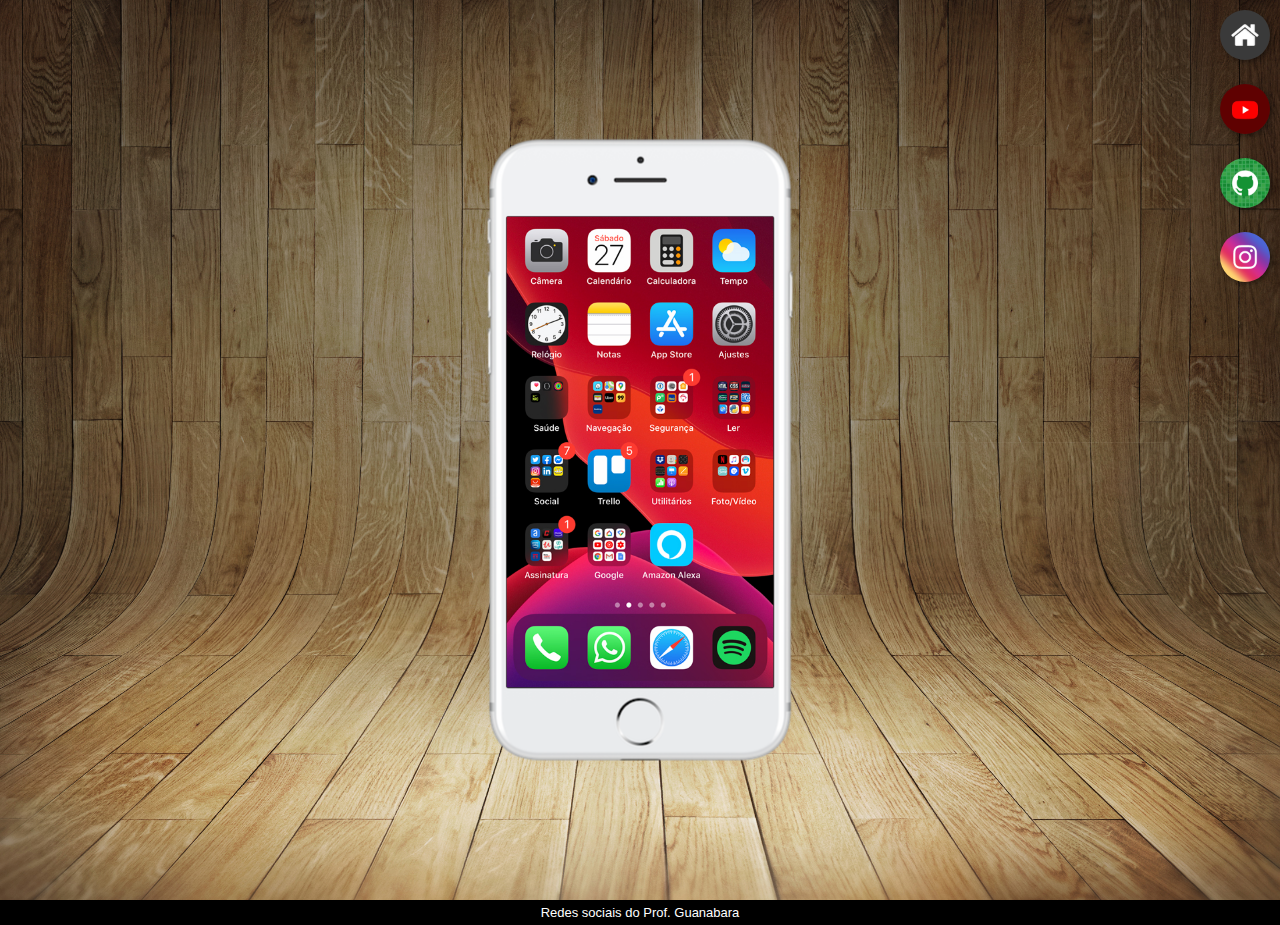
<file: index.html>
<!DOCTYPE html>
<html lang="en">
<head>
    <meta charset="UTF-8">
    <meta http-equiv="X-UA-Compatible" content="IE=edge">
    <meta name="viewport" content="width=device-width, initial-scale=1.0">
<link rel="shortcut icon" href="favicon.ico" type="image/x-icon">
    <title>Projeto Redes Sociais</title>
<link rel="stylesheet" href="estilos/style.css">
</head>
<body>
  
    <main>
        <section id="telefone">

            <iframe src="home.html" name="tela" id="tela" frameborder="0">
                Seu computador não é compatível com isso :p
            </iframe>
        </section>

        
        <!-- section para os botões -->
        <section id="redes-sociais">
            <a href="home.html" target="tela"> <img src="imagens/logo-home.jpg" alt="Home"> </a> <br>

            <a href="youtube.html" target="tela"> <img src="imagens/logo-youtube.jpg" alt="YouTube"> </a> <br>

            <a href="github.html" target="tela"> <img src="imagens/logo-github.jpg" alt="GitHub"></a> <br>

            <a href="instagram.html" target="tela"> <img src="imagens/logo-instagram.jpg" alt="Instagram"></a> <br>
            
            
    
        </section>


    </main>
<footer>
    <p>Redes sociais do Prof. Guanabara</p>
</footer>


</body>
</html>
</file>
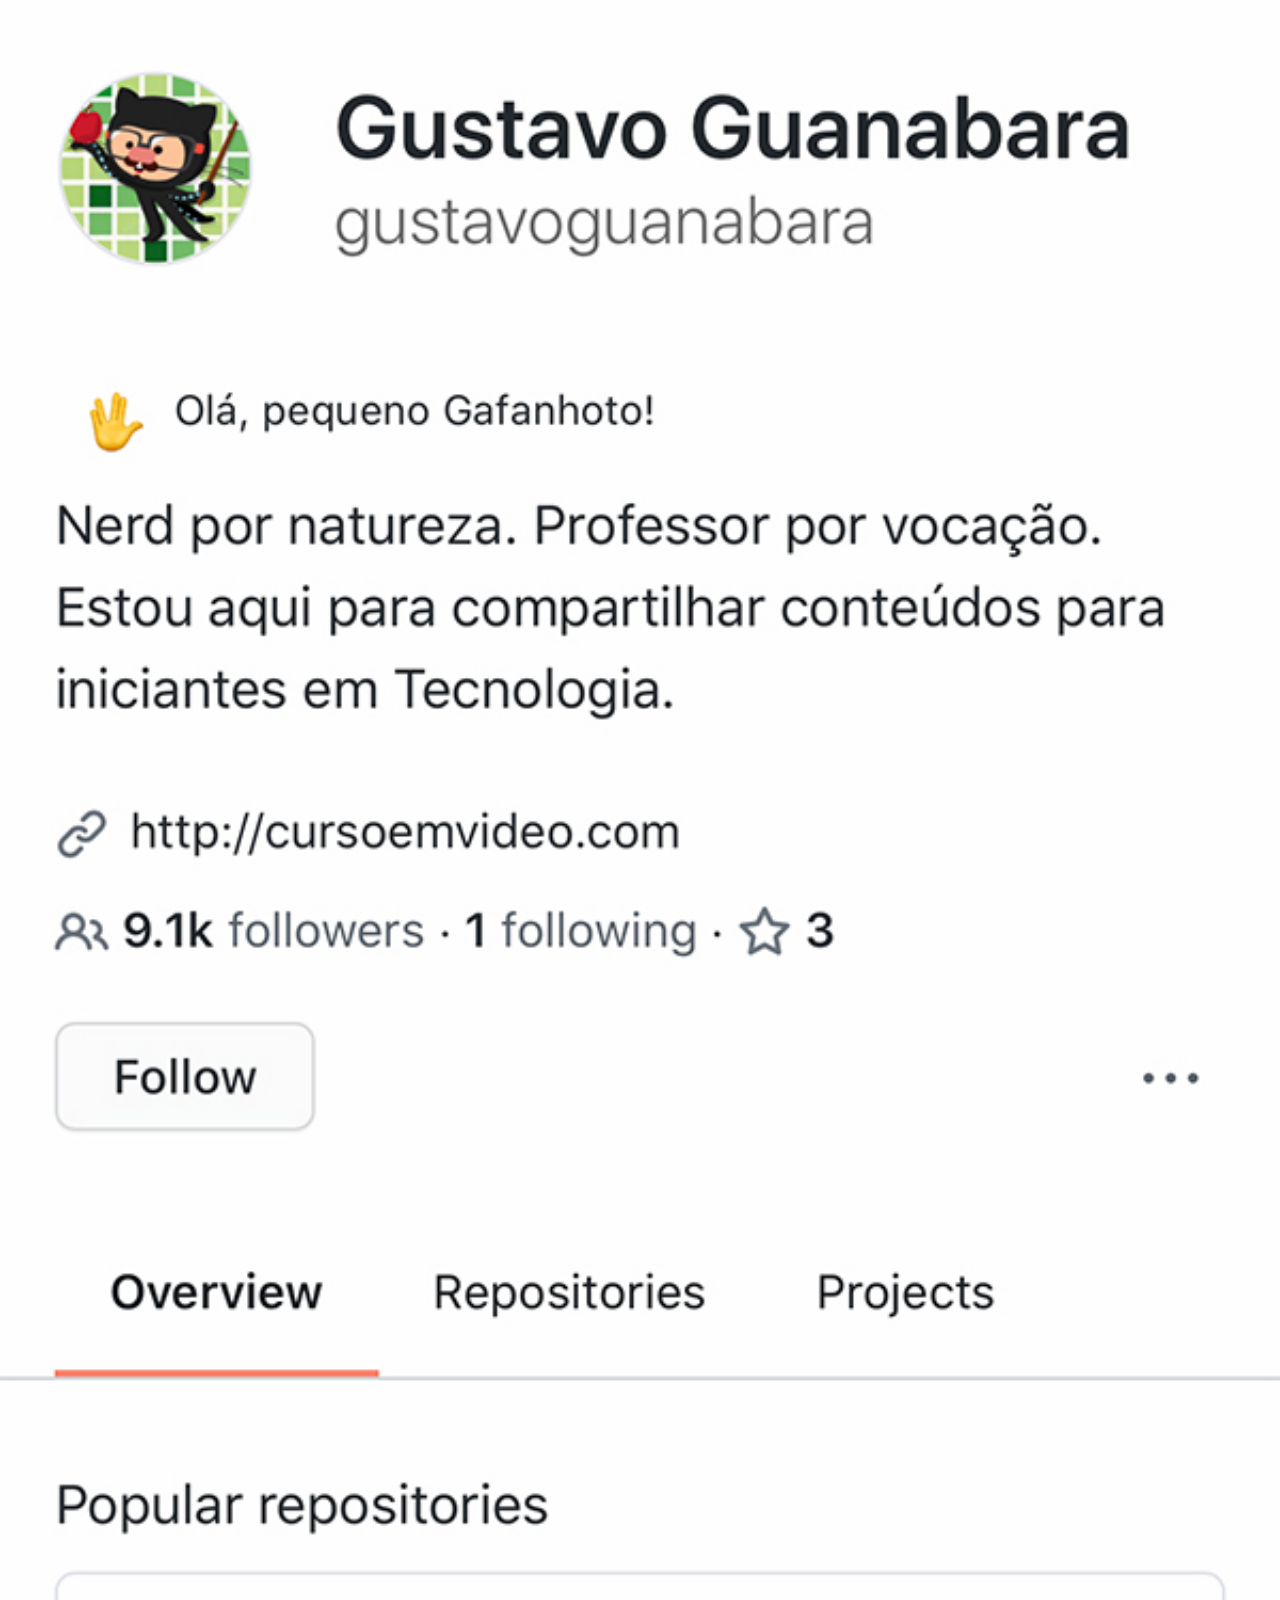
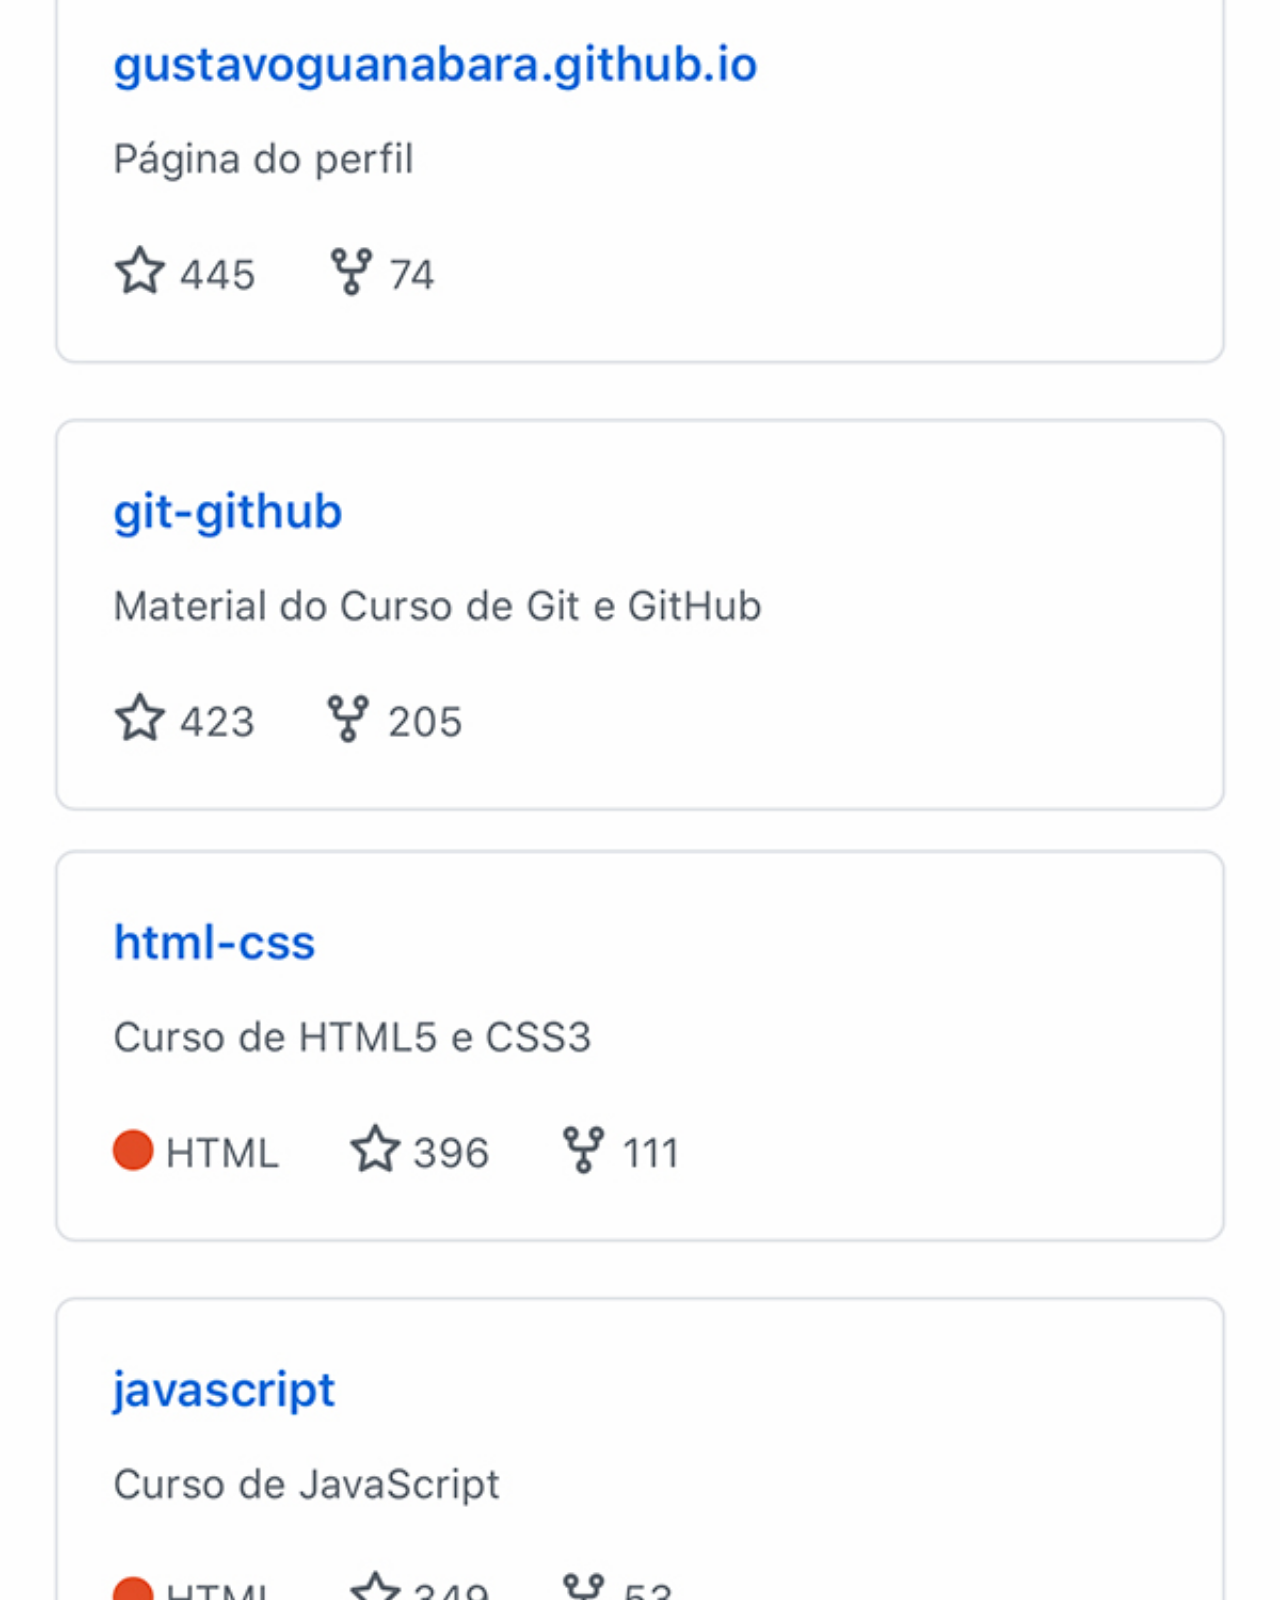
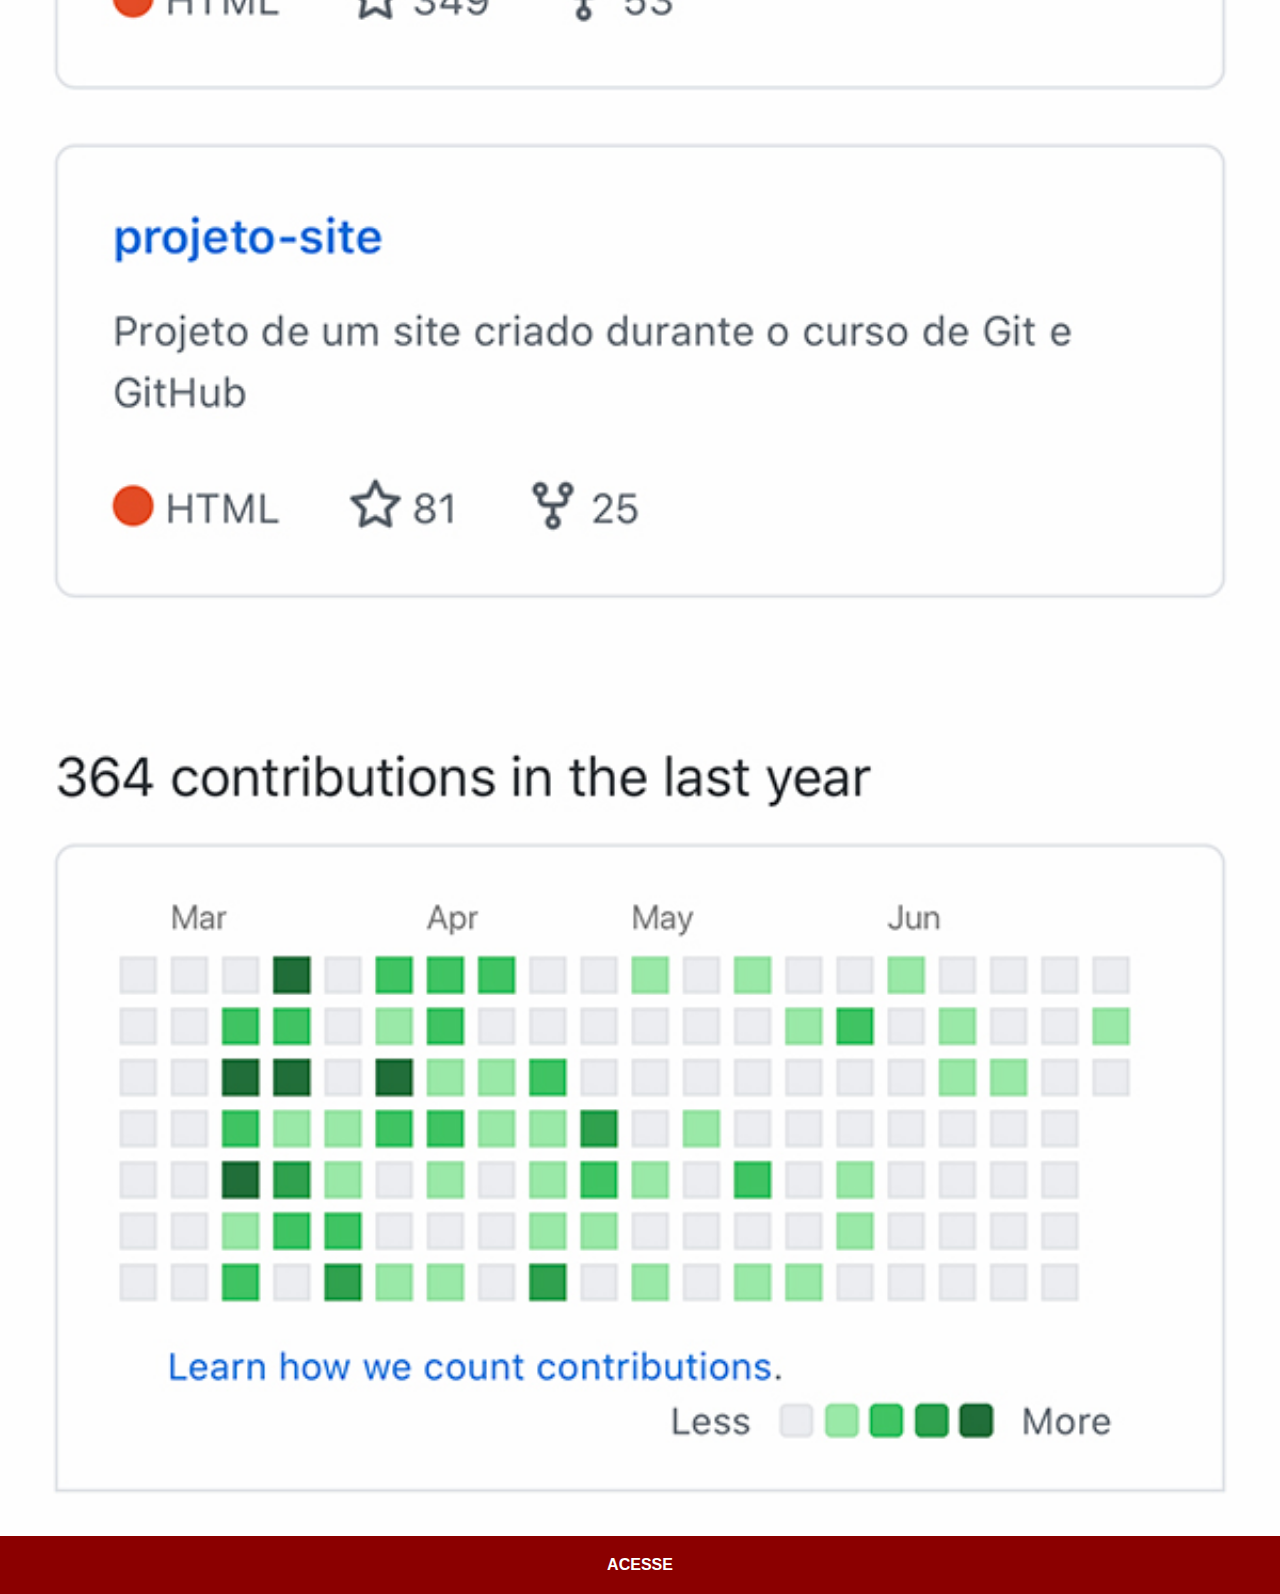
<file: github.html>
<!DOCTYPE html>
<html lang="en">
<head>
    <meta charset="UTF-8">
    <meta http-equiv="X-UA-Compatible" content="IE=edge">
    <meta name="viewport" content="width=device-width, initial-scale=1.0">
    <title>GitHub</title>
    <link rel="stylesheet" href="estilos/social.css">

</head>
<body>
    <img src="imagens/tela-github.jpg" alt="GitHub">
    <a href="https://github.com/gustavoguanabara/html-css" target="_blank">ACESSE</a>



</body>
</html>
</file>
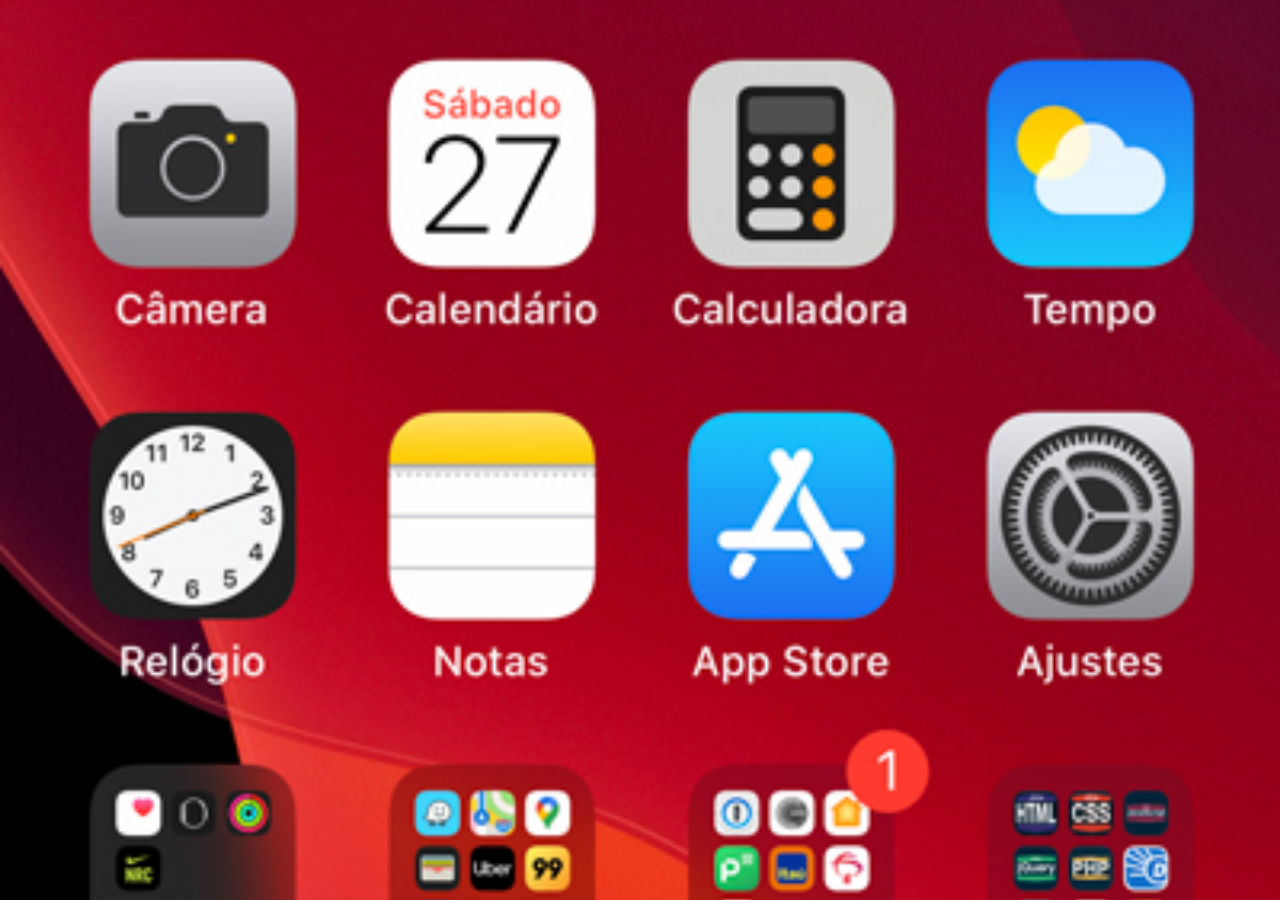
<file: home.html>
<!DOCTYPE html>
<html lang="en">
<head>
    <meta charset="UTF-8">
    <meta http-equiv="X-UA-Compatible" content="IE=edge">
    <meta name="viewport" content="width=], initial-scale=1.0">
    <title>Home</title>
</head>

<style>
*{ 
    margin: 0px;
    padding: 0%;
}

body{
    width: 100vw;
    height: 100vh;
    background: black url('imagens/tela-home.jpg') no-repeat top center;
    background-size: cover;
}


</style>


<body>
    
</body>
</html>
</file>
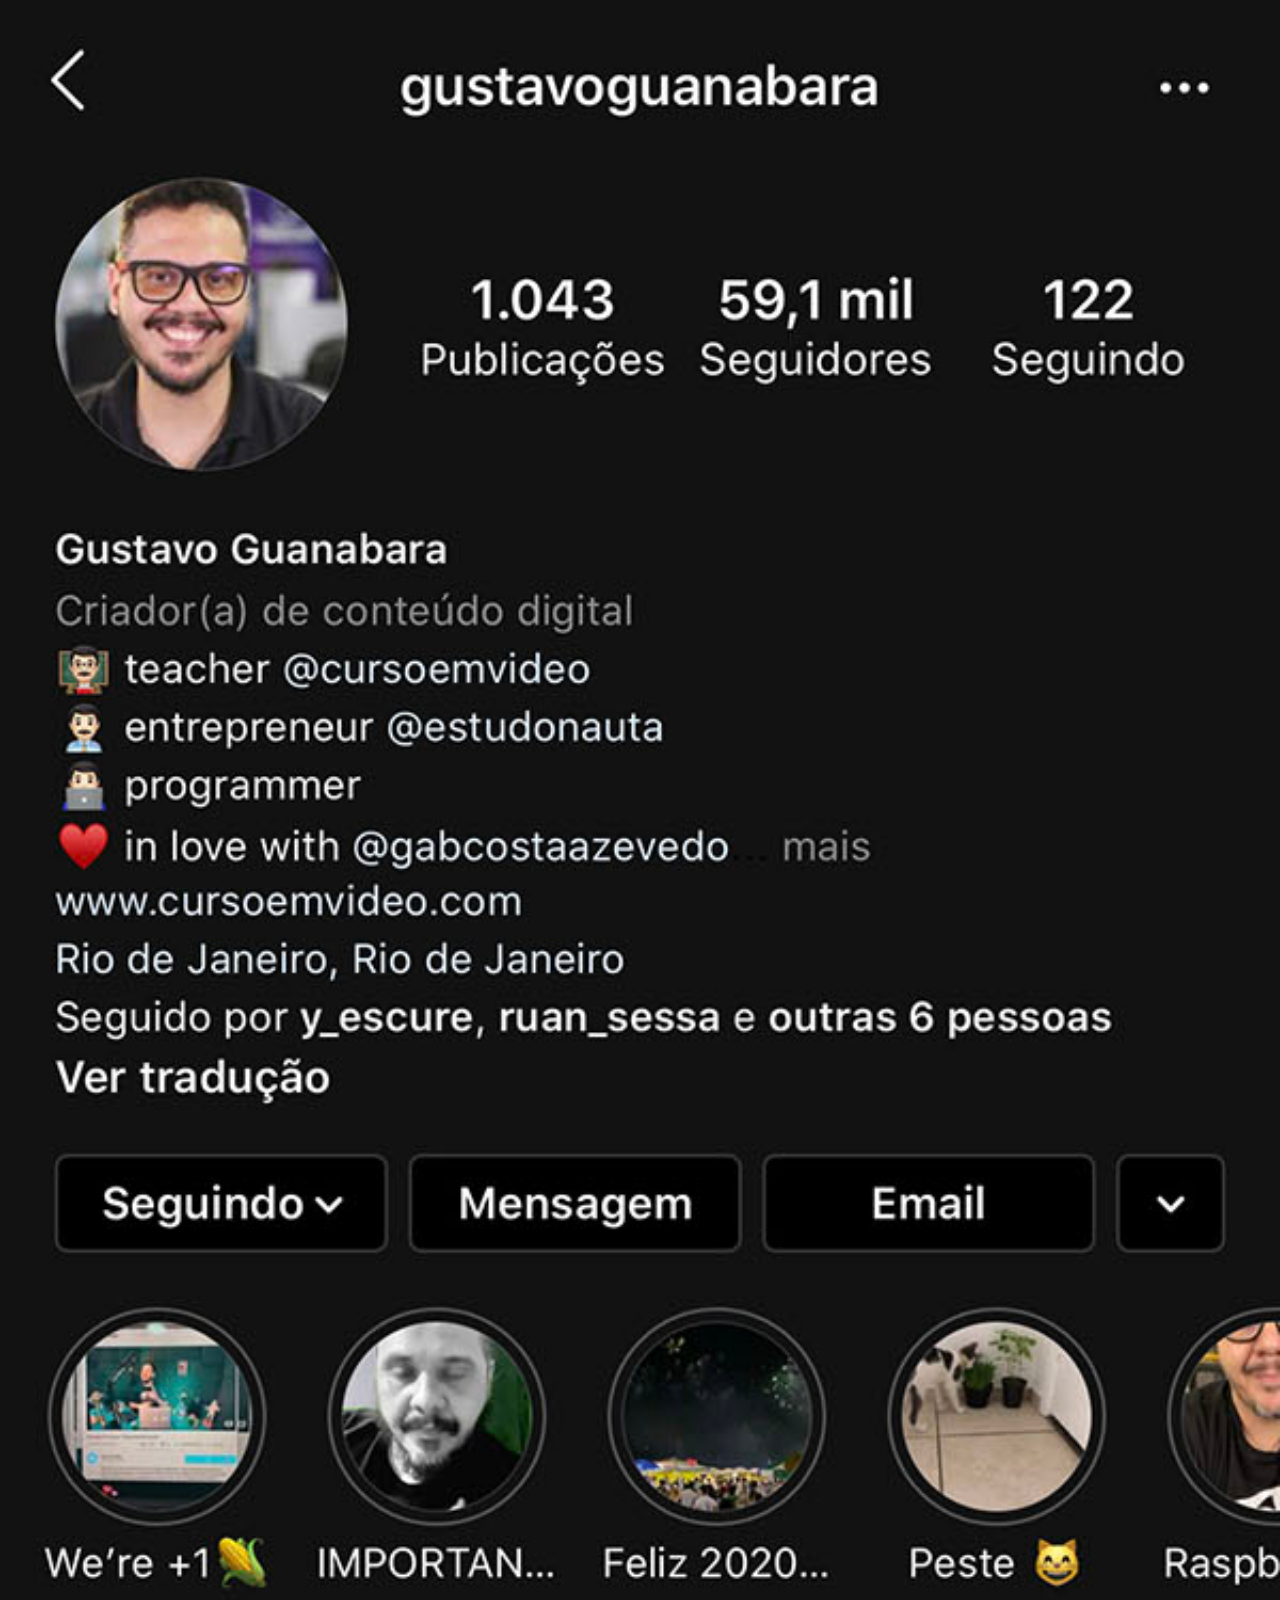
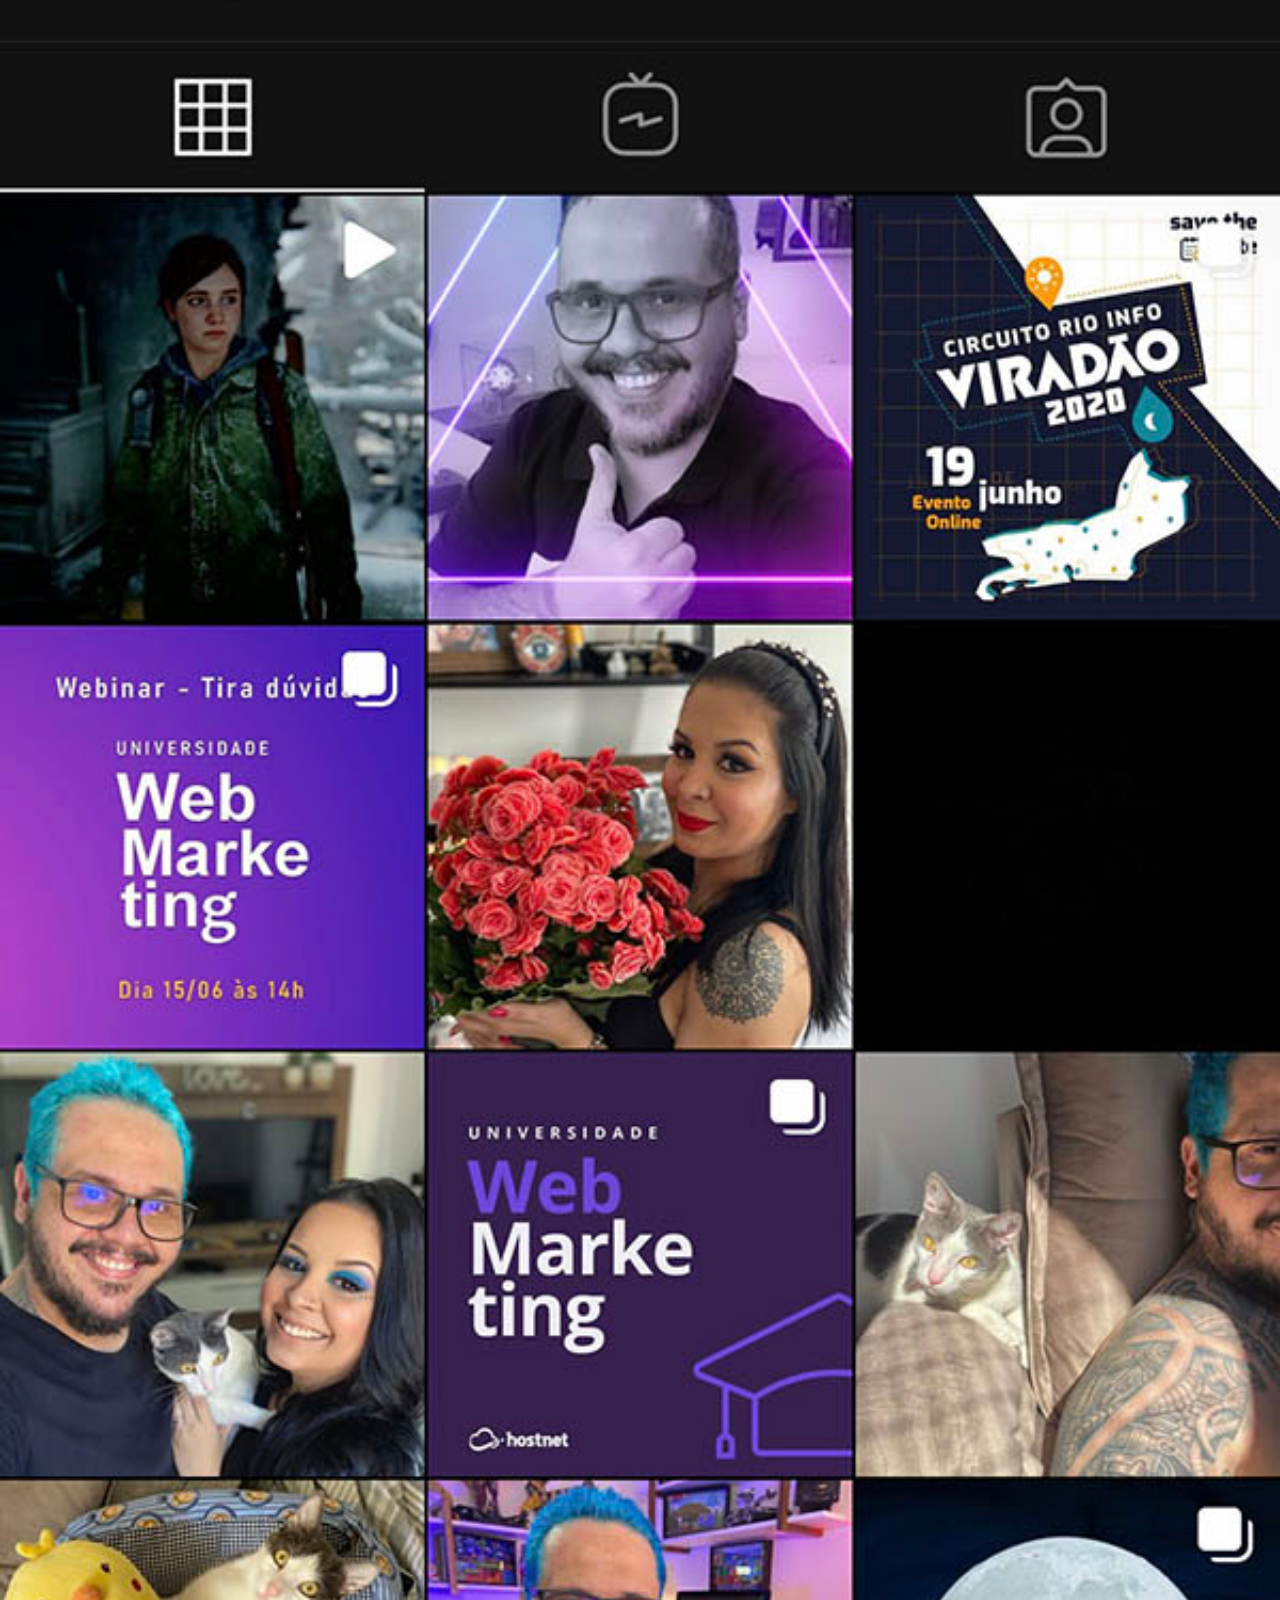
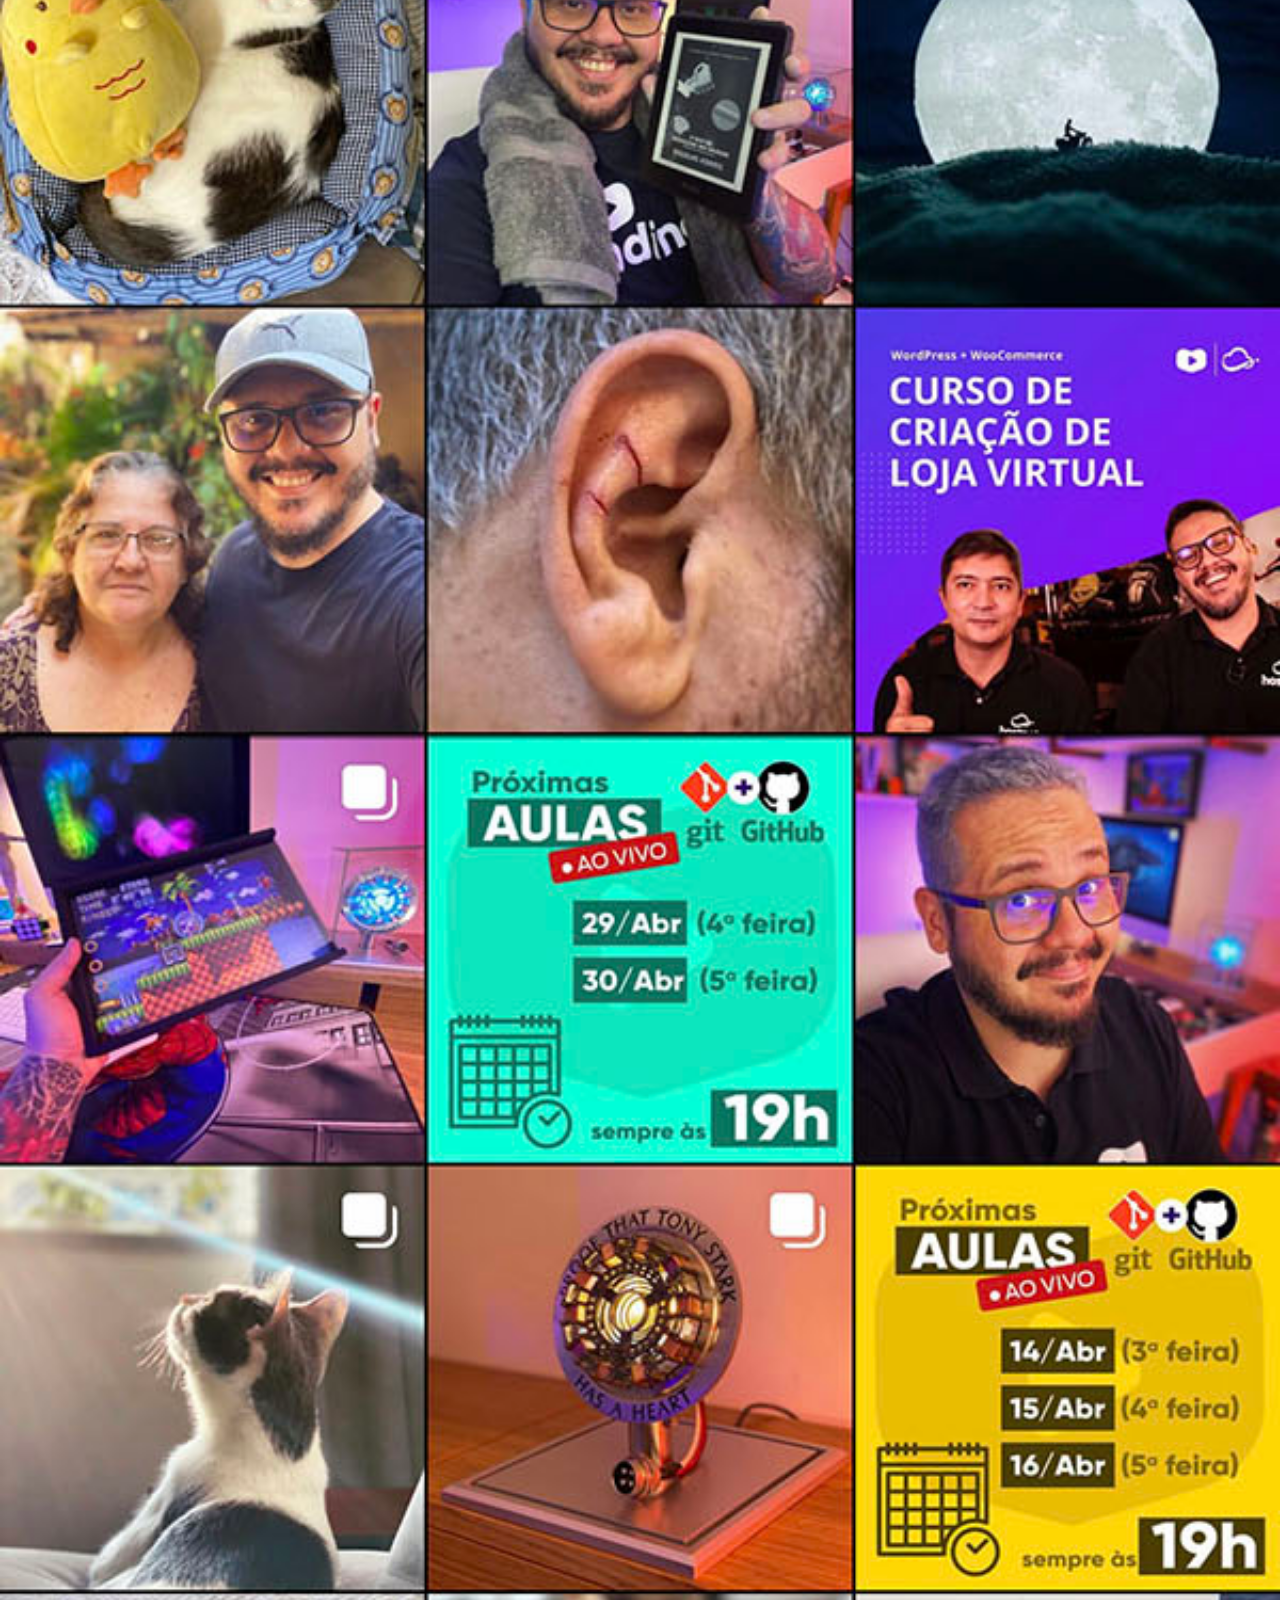
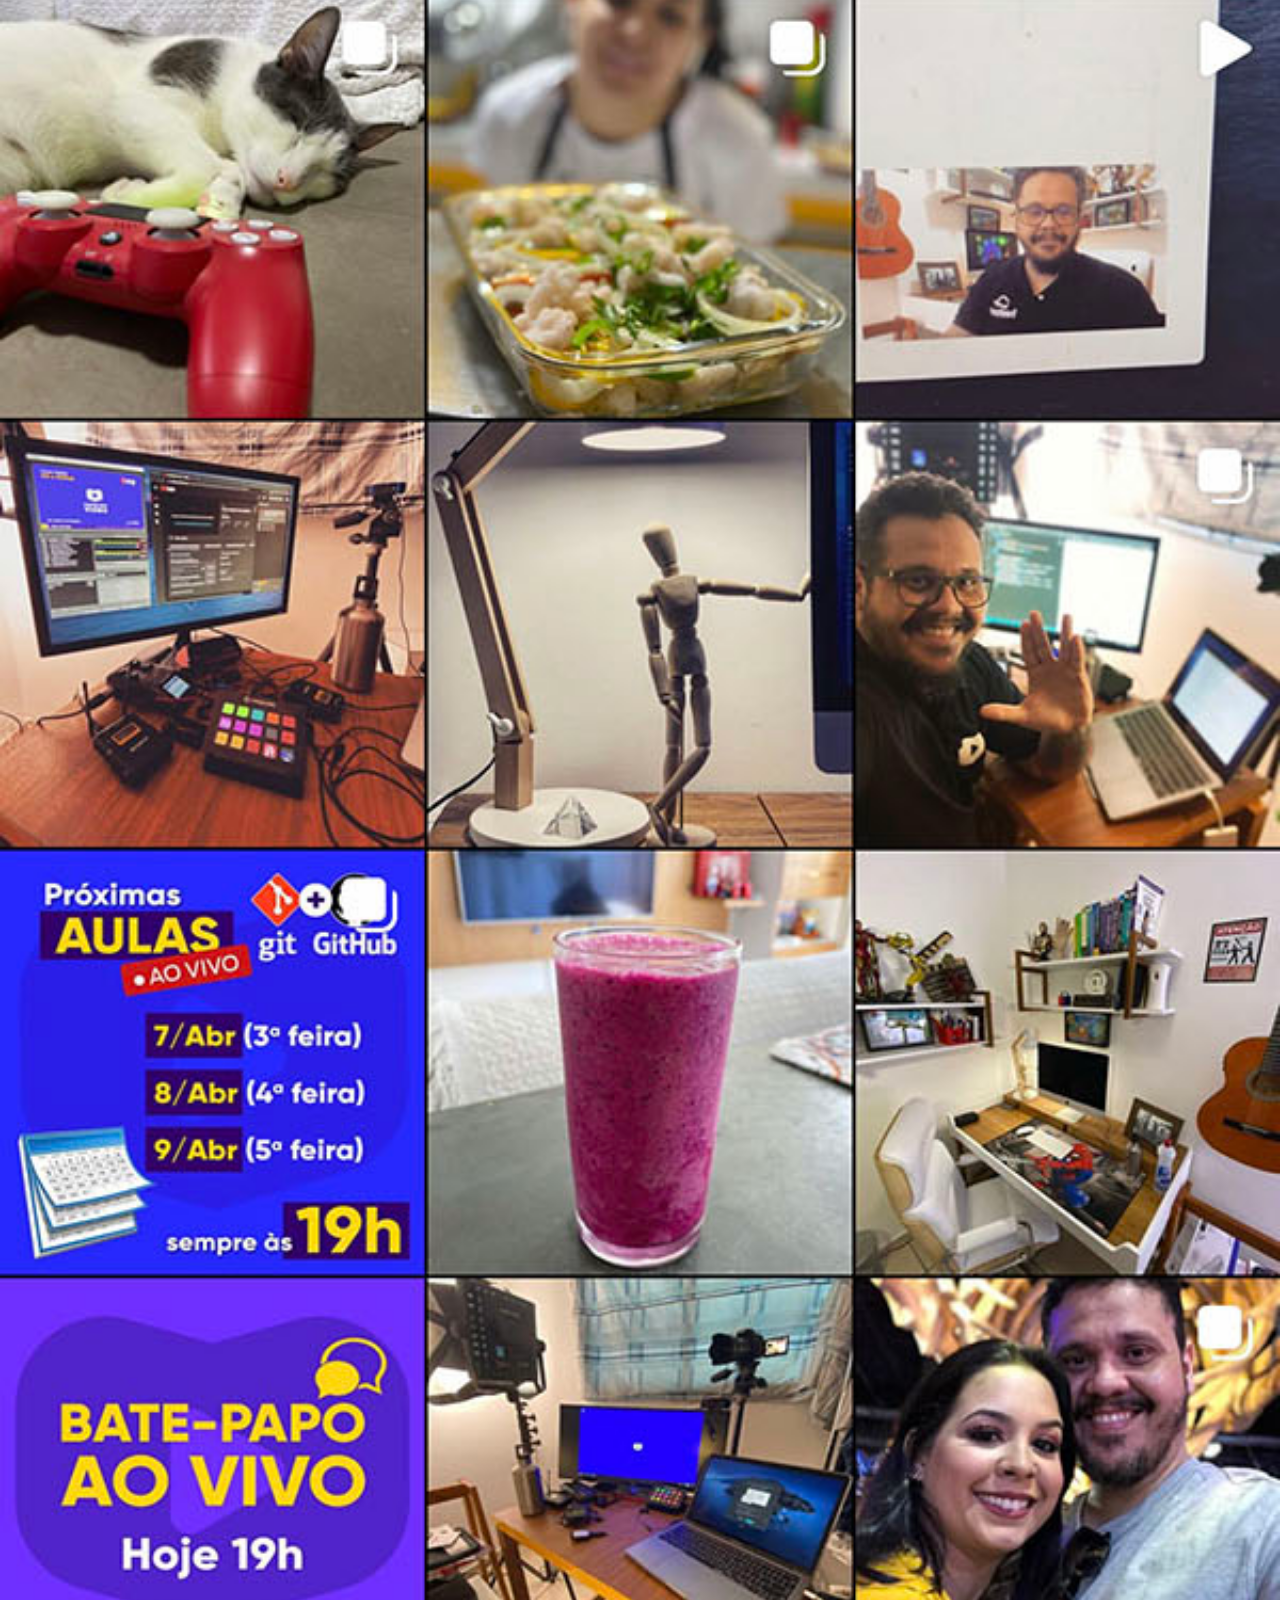
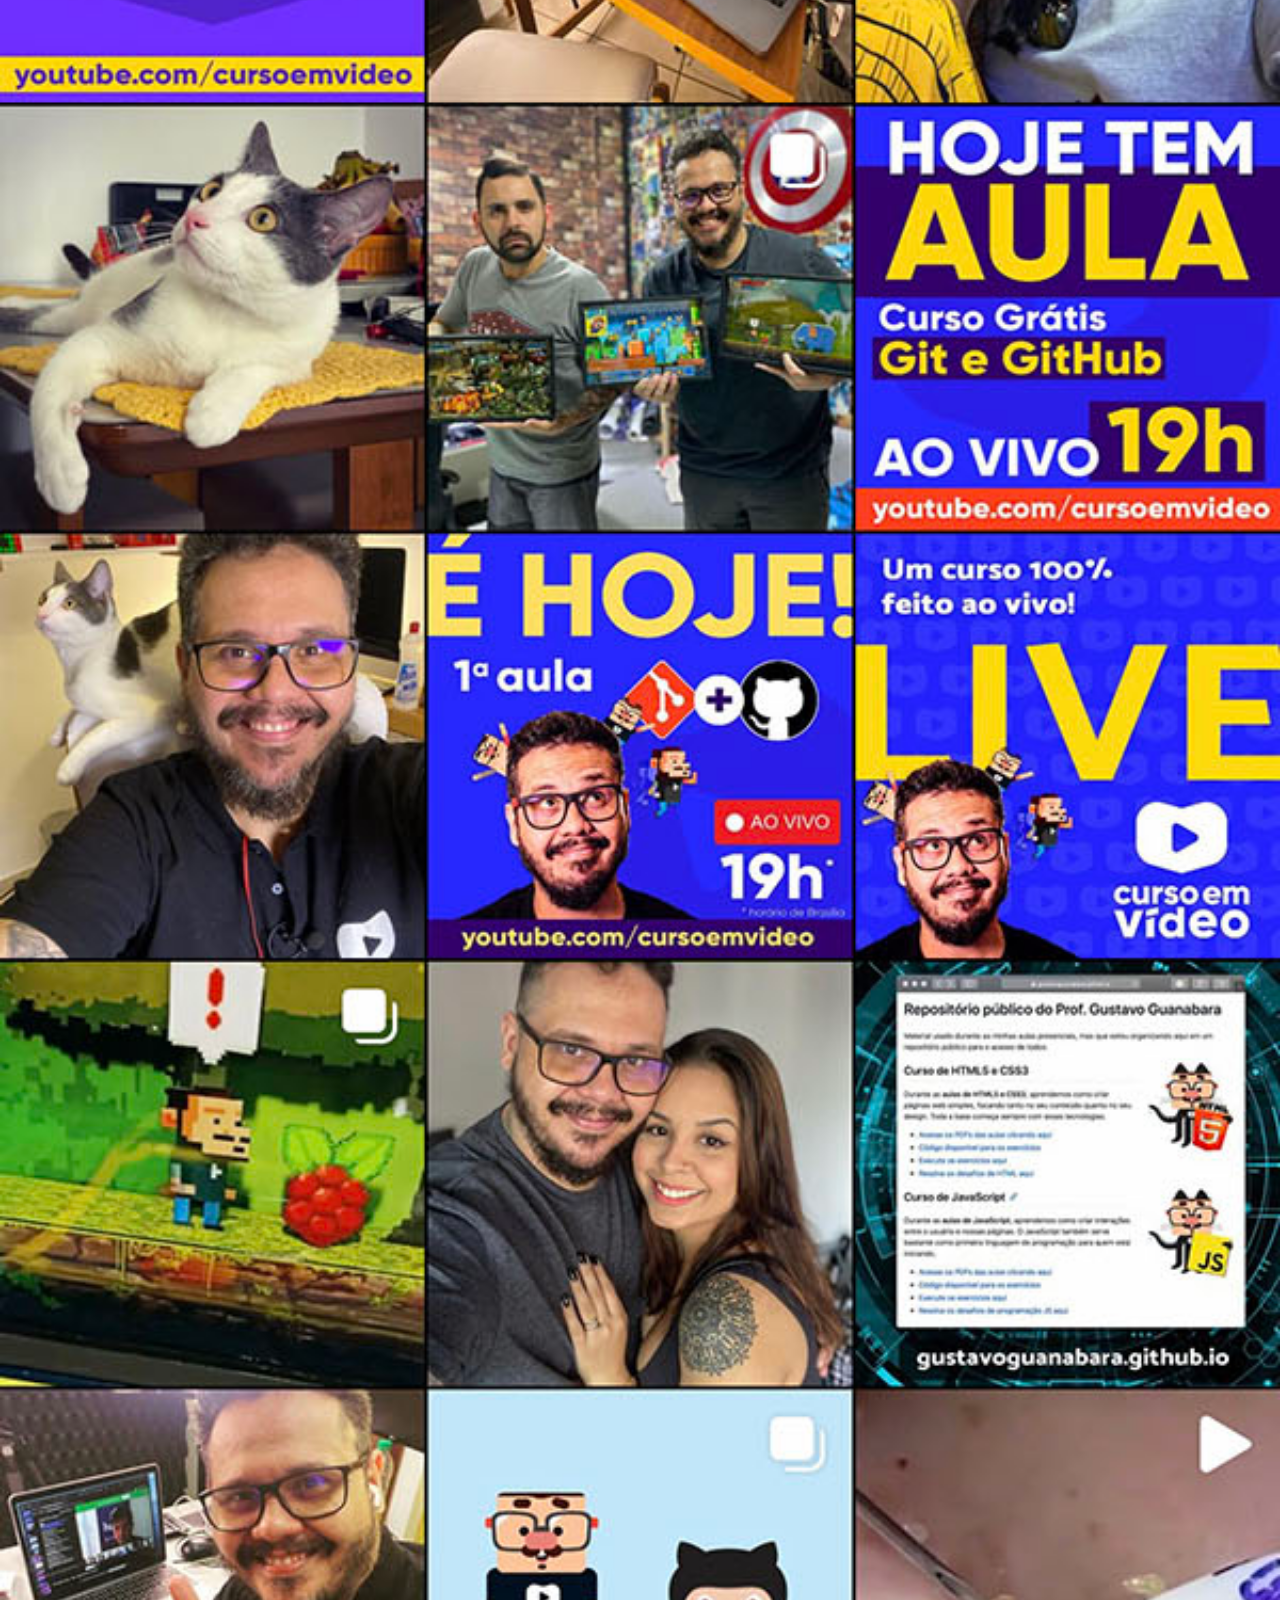
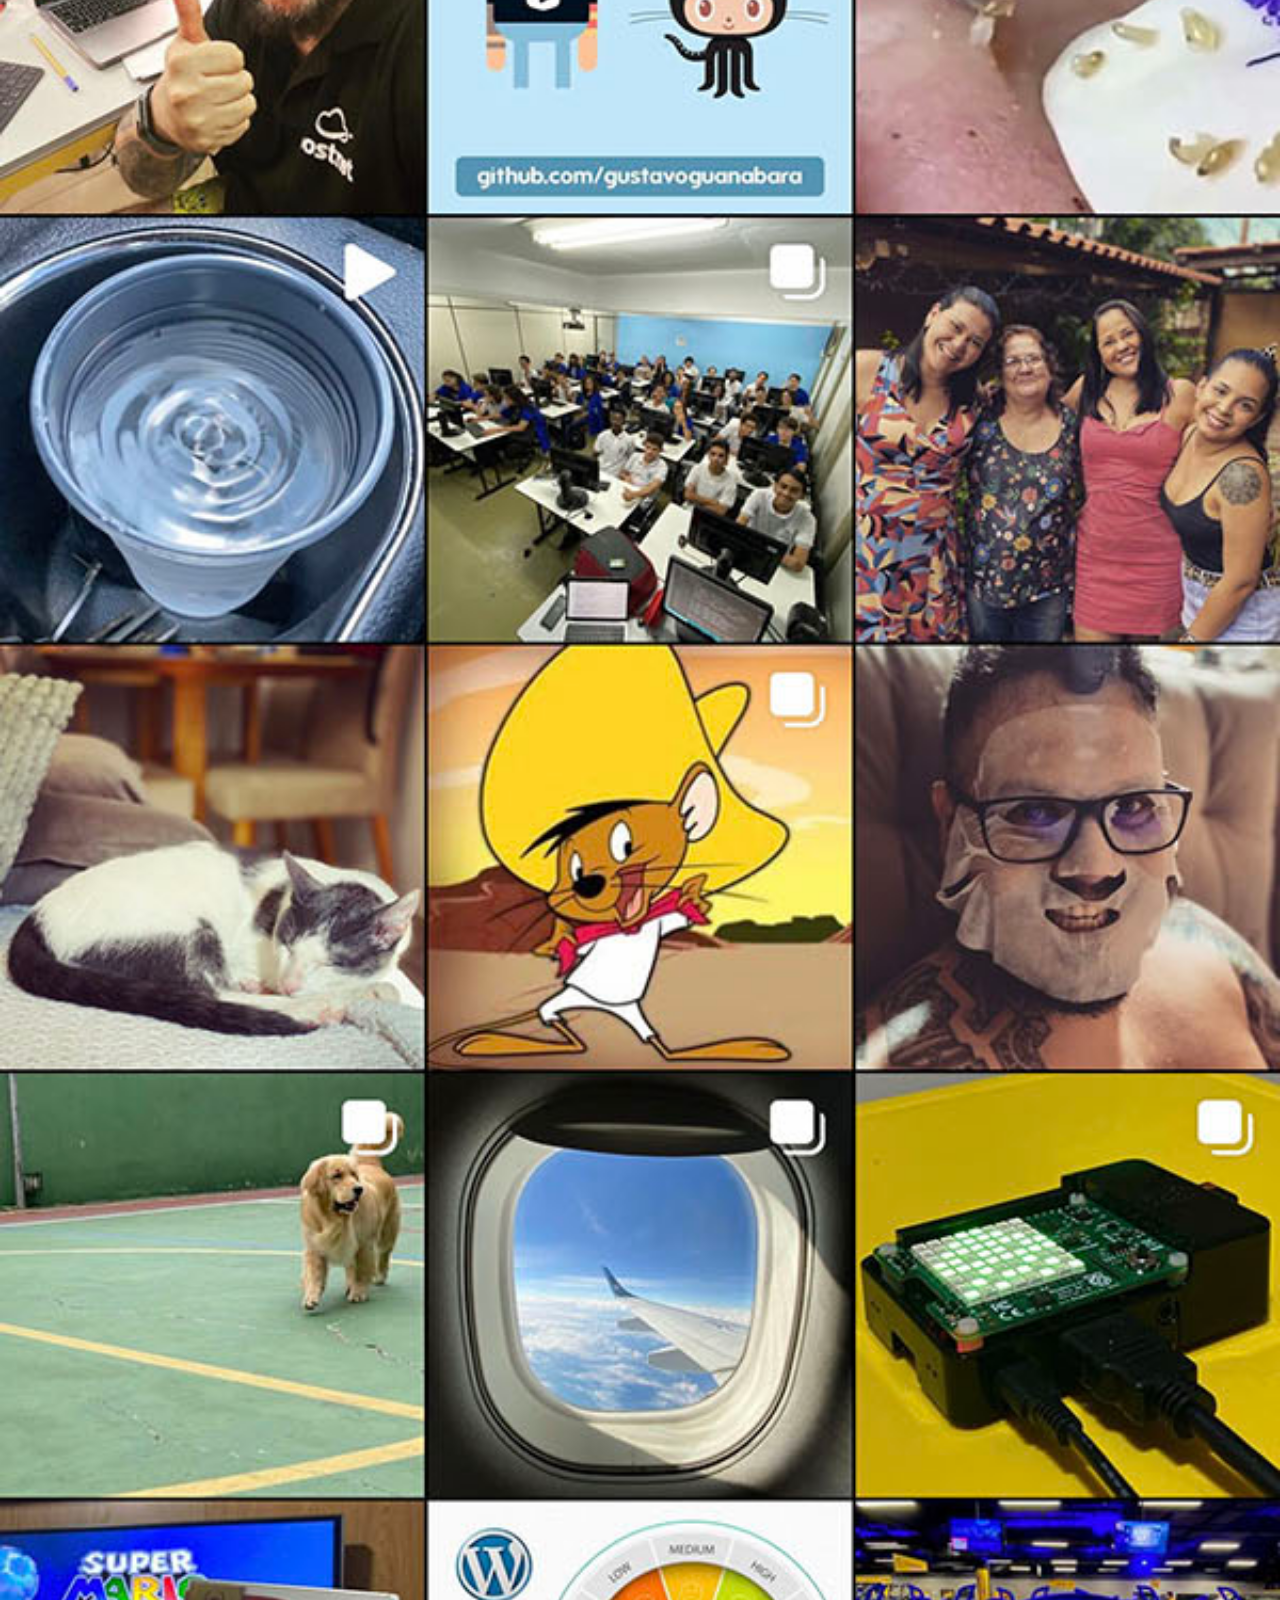
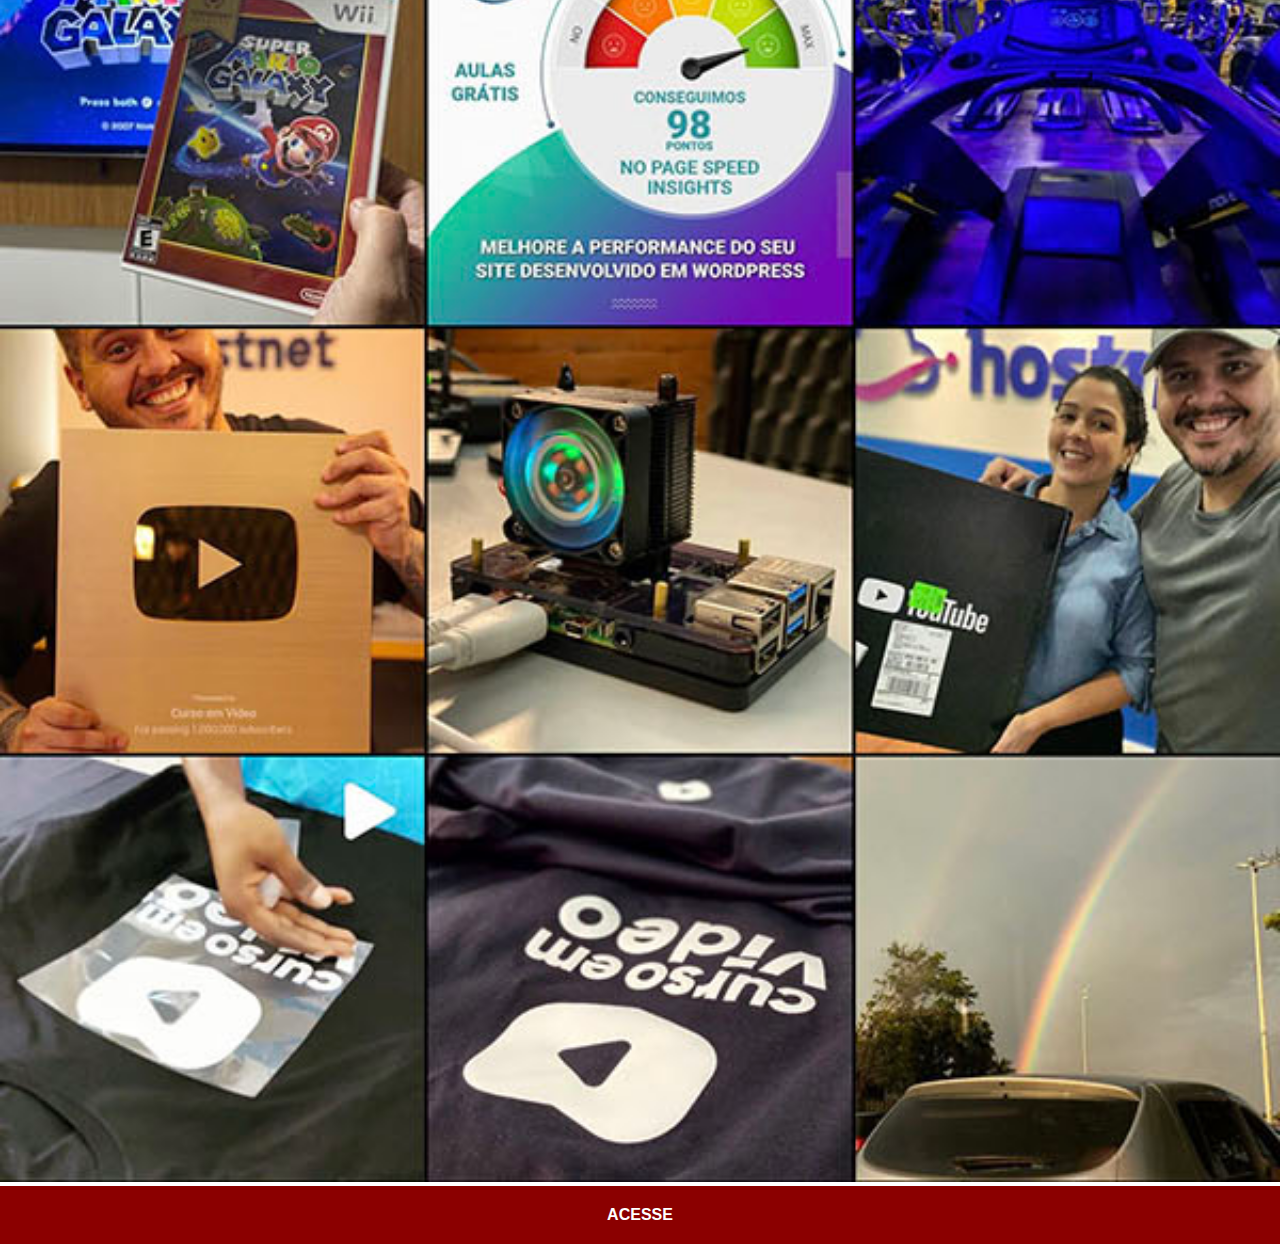
<file: instagram.html>
<!DOCTYPE html>
<html lang="en">
<head>
    <meta charset="UTF-8">
    <meta http-equiv="X-UA-Compatible" content="IE=edge">
    <meta name="viewport" content="width=], initial-scale=1.0">
    <title>Instagram</title>
    <link rel="stylesheet" href="estilos/social.css">
</head>
<body>

<img src="imagens/tela-instagram.jpg" alt="instagram">
<a href="https://www.instagram.com/lari_alvesv/" target="_blank"> ACESSE</a>


</body>
</html>
</file>
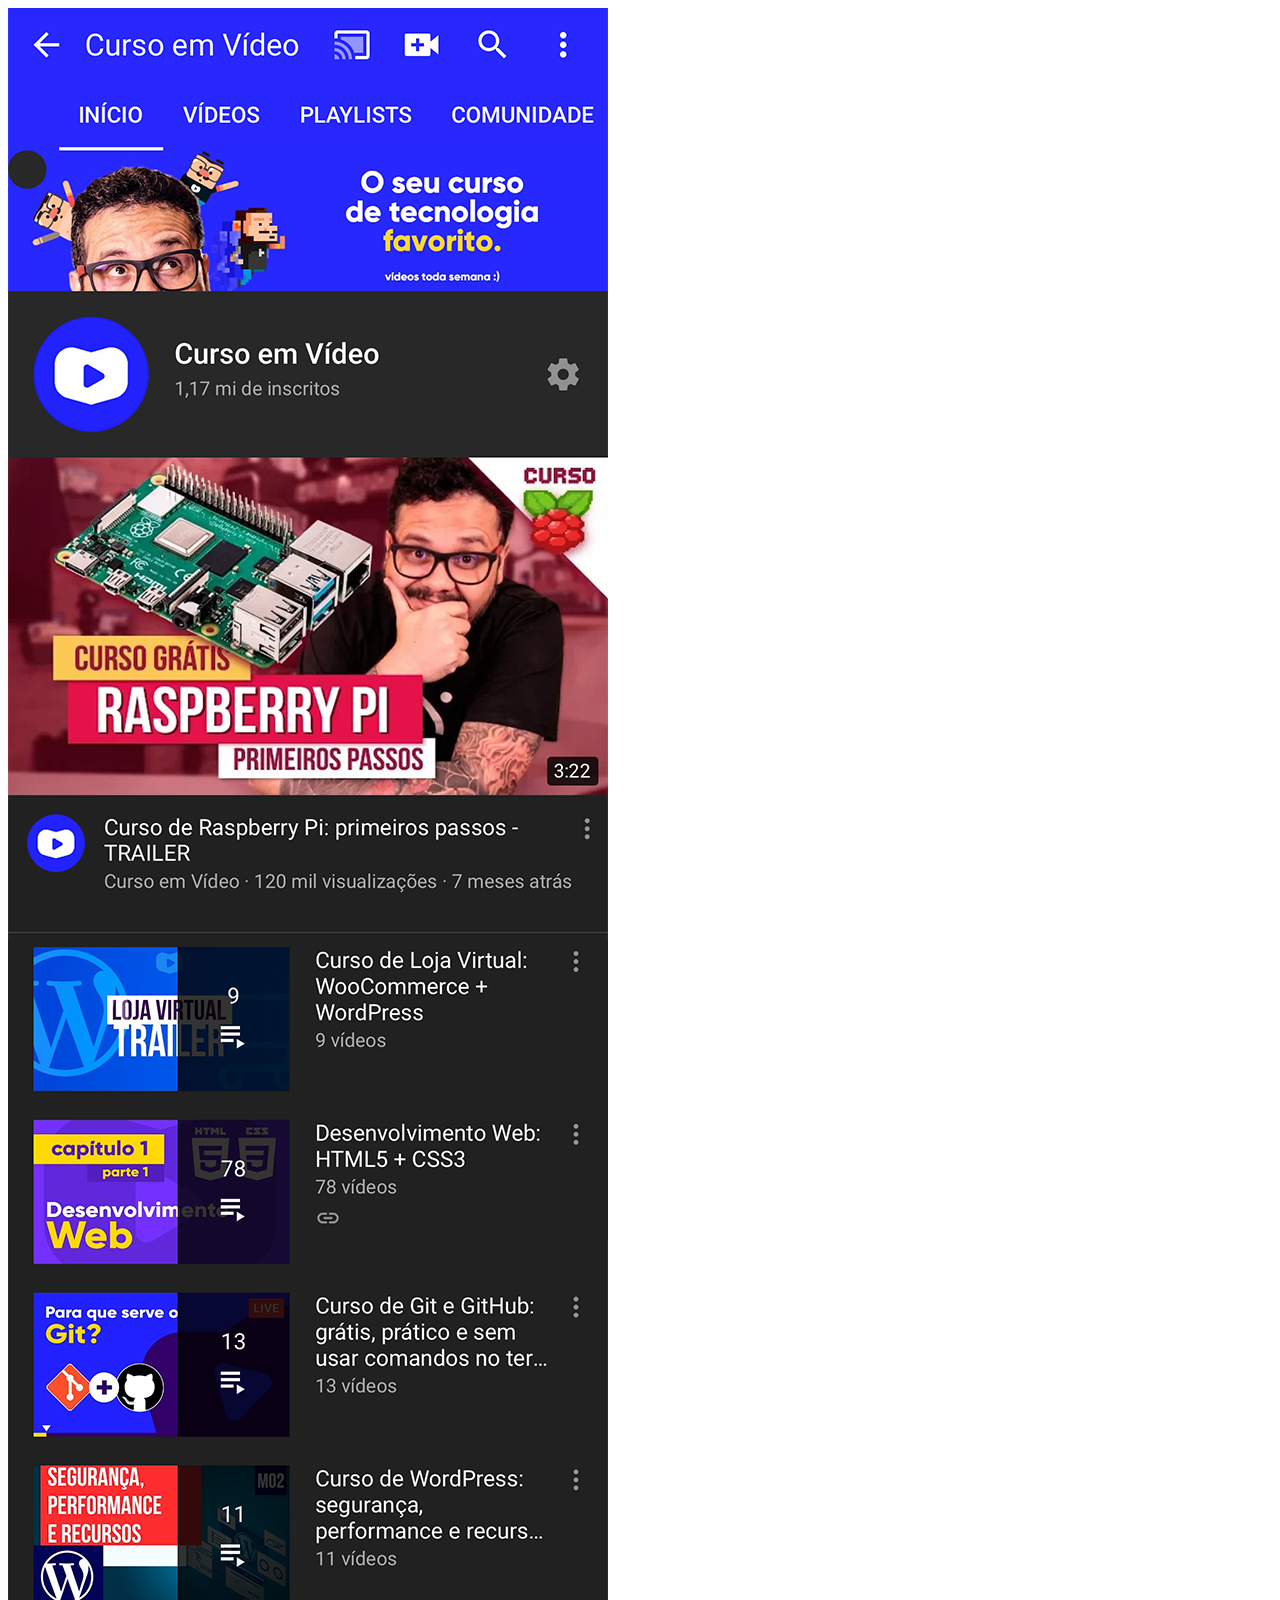
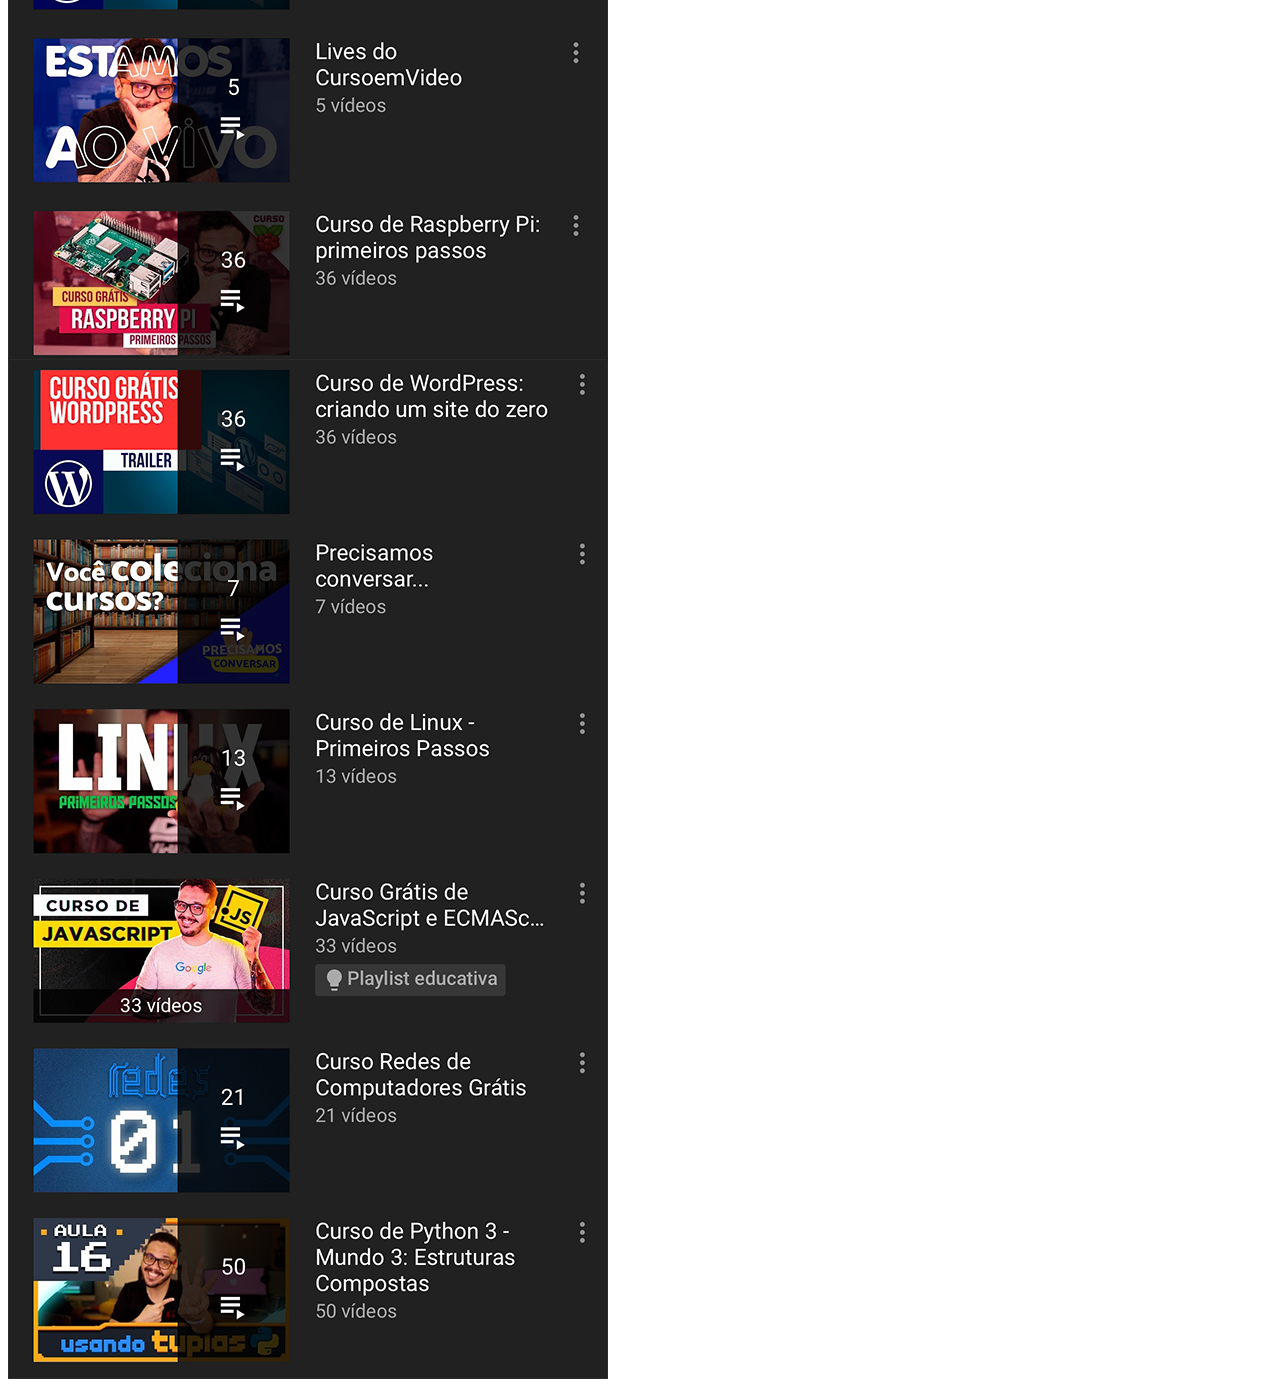
<file: youtube.html>
<!DOCTYPE html>
<html lang="en">
<head>
    <meta charset="UTF-8">
    <meta http-equiv="X-UA-Compatible" content="IE=edge">
    <meta name="viewport" content="width=device-width, initial-scale=1.0">
    <title>YouTube</title>

    <style>


    </style>



</head>
<body>
    <img src="imagens/tela-youtube.png" alt="YouTube">
    <a href=" "></a>

</body>
</html>
</file>
<file: estilos/style.css>
@charset "UTF-8";

*{
    margin: 0px;
    padding: 0px;
    font-family: Arial, Helvetica, sans-serif;
}

html, body{
    height: 100vh;
    width: 100vw;
    background-color: black;
}

body{
    background: url('../imagens/fundo-madeira.jpg') no-repeat top center;
    background-size: cover;
    background-attachment: fixed;
}

main{
    position: relative;
    height: 100vh; /* ocupando a tela inteira, até o body */
}

section#telefone{
    position: absolute;
    top: 50%;
    left: 50%;
    transform: translate(-50%, -50%);

    height: 627px;
    width: 311px;

    background: url('../imagens/frame-iphone.png') no-repeat;
}

iframe#tela{
    position: relative;
    top: 80px;
    left: 22px;
    width: 267px;
    height: 471px;
}

section#redes-sociais{
    text-align: right;
}

section#redes-sociais img {
    width: 50px;
    margin: 10px;   /*para separar os botões */
    border-radius: 50%;
    box-shadow: 2px 2px 5px rgba(0, 0, 0, 0.425);
    box-sizing: border-box; /*ao passar o mouse por 1 icone os outros não mexem */
}

section#redes-sociais img:hover{
    border: 2px solid rgba(255, 255, 255, 0.637);
    transform: translate(-2px, -2px);
    box-shadow: 5px 5px 10px rgba(0, 0, 0, 0.616);
    transition: transform .3s, border .5s;
}

footer{
    font-family: Arial, Helvetica, sans-serif;
    font-size: small;
    text-align: center;
    color: white;
    padding: 5px;

}
</file>
<file: estilos/social.css>
@charset "UTF-8";

*{
    margin: 0px;
    padding: 0px;
    font-family: Arial, Helvetica, sans-serif;

}

::-webkit-scrollbar{
    width: 0px;
    height: 0px;
}

img{
    /* mesmo tamanho do iframe no css pai */
    width: 100vw;
}

a{
    display: block;
    background-color: darkred;
    color: white;
    padding: 20px;
    text-align: center;
    font-weight: bolder;
    text-decoration: none;

}

a:hover{
    background-color: red;
}
</file>
